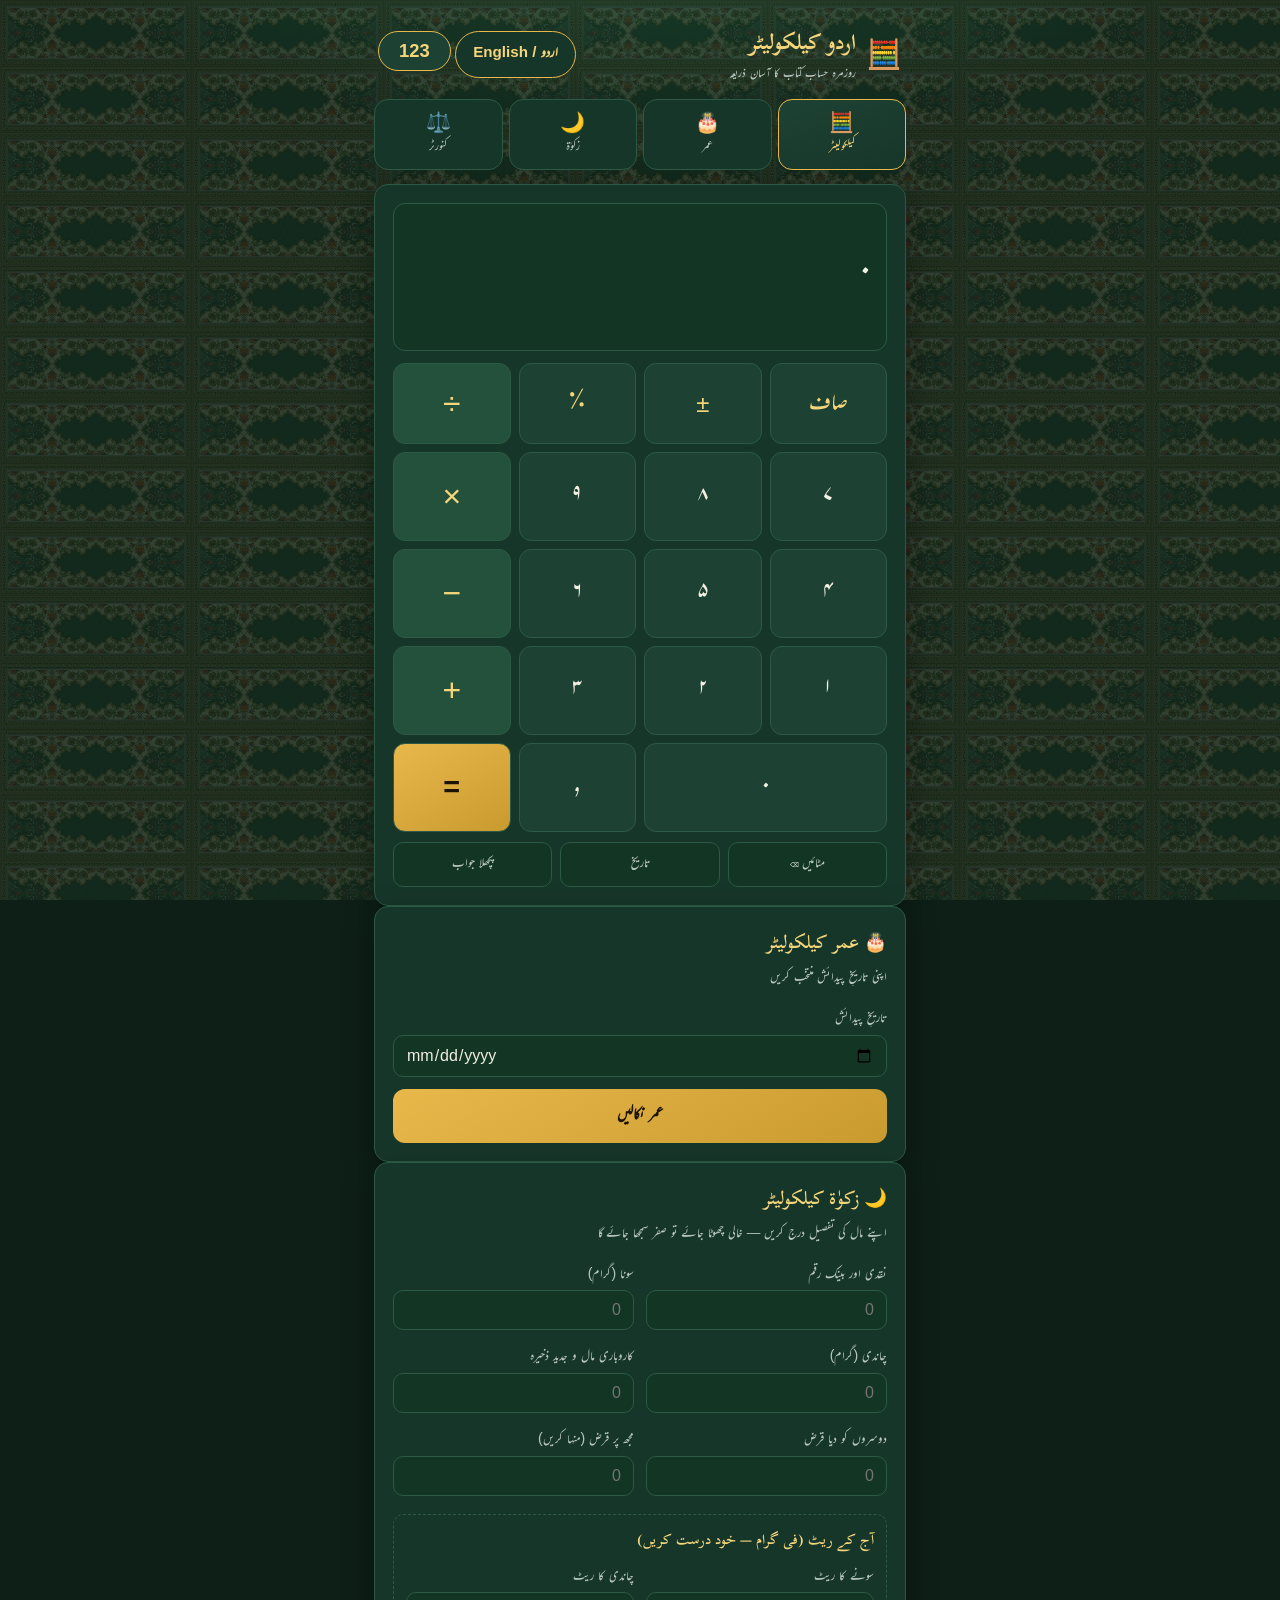
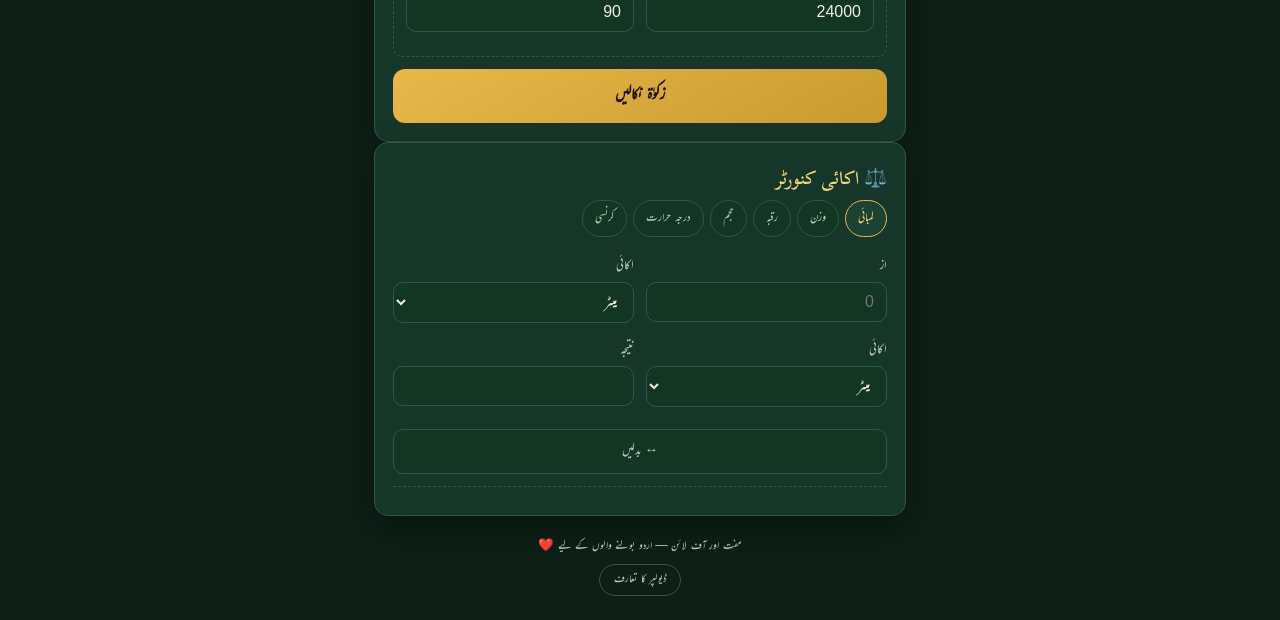
<file: index.html>
<!DOCTYPE html>
<html lang="ur" dir="rtl">
<head>
  <meta charset="UTF-8">
  <meta name="viewport" content="width=device-width, initial-scale=1.0">
  <meta name="theme-color" content="#123524">
  <meta name="description" content="روزمرہ حساب کتاب کا آسان ذریعہ: کیلکولیٹر، عمر، زکوٰۃ اور اکائی کنورٹر۔ مکمل آف لائن۔ Everyday math for Urdu speakers — fully offline.">
  <meta property="og:title" content="اردو کیلکولیٹر — Urdu Calculator">
  <meta property="og:description" content="Calculator, age, Zakat and unit converter for Urdu speakers — free and fully offline.">
  <meta property="og:type" content="website">
  <meta property="og:image" content="icons/icon-512.png">
  <link rel="icon" href="icons/favicon.ico">
  <link rel="apple-touch-icon" href="icons/icon-180.png">
  <link rel="manifest" href="manifest.json">
  <title>اردو کیلکولیٹر | Urdu Calculator</title>
  <link rel="stylesheet" href="css/style.css">
</head>
<body>
  <div class="app">

    <!-- ================= HEADER ================= -->
    <header class="app-header">
      <div class="brand">
        <span class="brand-icon">🧮</span>
        <div class="brand-text">
          <h1 class="brand-title" data-i18n="appTitle">اردو کیلکولیٹر</h1>
          <p class="brand-sub" data-i18n="appSub">روزمرہ حساب کتاب کا آسان ذریعہ</p>
        </div>
      </div>
      <div class="header-controls">
        <button id="btnLang" class="chip" type="button" aria-label="Switch language">اردو / English</button>
        <button id="btnDigits" class="chip" type="button" aria-label="Switch digits">
          <span id="digitLabel">۱۲۳</span>
        </button>
      </div>
    </header>

    <!-- ================= TABS ================= -->
    <nav class="tabs" role="tablist" aria-label="Tools">
      <button class="tab active" data-tab="calculator" role="tab" aria-selected="true" type="button">
        <span class="tab-icon">🧮</span>
        <span class="tab-label" data-i18n="tabCalc">کیلکولیٹر</span>
      </button>
      <button class="tab" data-tab="age" role="tab" aria-selected="false" type="button">
        <span class="tab-icon">🎂</span>
        <span class="tab-label" data-i18n="tabAge">عمر</span>
      </button>
      <button class="tab" data-tab="zakat" role="tab" aria-selected="false" type="button">
        <span class="tab-icon">🌙</span>
        <span class="tab-label" data-i18n="tabZakat">زکوٰۃ</span>
      </button>
      <button class="tab" data-tab="converter" role="tab" aria-selected="false" type="button">
        <span class="tab-icon">⚖️</span>
        <span class="tab-label" data-i18n="tabConv">کنورٹر</span>
      </button>
    </nav>

    <main class="content">

      <!-- ================= CALCULATOR VIEW ================= -->
      <section class="view active" id="view-calculator" role="tabpanel">

        <div class="card calc-card">
          <div class="calc-screen">
            <div class="calc-history" id="calcHistory"></div>
            <div class="calc-expr" id="calcExpr">۰</div>
            <div class="calc-result" id="calcResult">&nbsp;</div>
          </div>

          <div class="calc-keypad" id="calcKeypad">
            <button class="key fn" data-act="clear" type="button" data-i18n="keyAC">صاف</button>
            <button class="key fn" data-act="sign" type="button">±</button>
            <button class="key fn" data-act="percent" type="button" data-i18n="keyPct">٪</button>
            <button class="key op" data-op="÷" type="button">÷</button>

            <button class="key num" data-num="7" type="button" data-i18n="key7">۷</button>
            <button class="key num" data-num="8" type="button" data-i18n="key8">۸</button>
            <button class="key num" data-num="9" type="button" data-i18n="key9">۹</button>
            <button class="key op" data-op="×" type="button">×</button>

            <button class="key num" data-num="4" type="button" data-i18n="key4">۴</button>
            <button class="key num" data-num="5" type="button" data-i18n="key5">۵</button>
            <button class="key num" data-num="6" type="button" data-i18n="key6">۶</button>
            <button class="key op" data-op="−" type="button">−</button>

            <button class="key num" data-num="1" type="button" data-i18n="key1">۱</button>
            <button class="key num" data-num="2" type="button" data-i18n="key2">۲</button>
            <button class="key num" data-num="3" type="button" data-i18n="key3">۳</button>
            <button class="key op" data-op="+" type="button">+</button>

            <button class="key num zero" data-num="0" type="button" data-i18n="key0">۰</button>
            <button class="key num" data-act="dot" type="button">٫</button>
            <button class="key eq" data-act="equals" type="button" data-i18n="keyEq">=</button>
          </div>

          <div class="calc-tools">
            <button class="mini-btn" data-act="back" type="button" data-i18n="keyBack">مٹائیں ⌫</button>
            <button class="mini-btn" data-act="history" type="button" data-i18n="keyHist">تاریخ</button>
            <button class="mini-btn" data-act="ans" type="button" data-i18n="keyAns">پچھلا جواب</button>
          </div>

          <div class="history-panel hidden" id="historyPanel">
            <div class="history-head">
              <span data-i18n="historyTitle">تاریخِ حساب</span>
              <button class="mini-btn small" id="btnClearHist" type="button" data-i18n="clearHist">صاف کریں</button>
            </div>
            <ul class="history-list" id="historyList"></ul>
          </div>
        </div>
      </section>

      <!-- ================= AGE VIEW ================= -->
      <section class="view" id="view-age" role="tabpanel">
        <div class="card">
          <h2 class="card-title" data-i18n="ageTitle">🎂 عمر کیلکولیٹر</h2>
          <p class="card-hint" data-i18n="ageHint">اپنی تاریخِ پیدائش منتخب کریں</p>

          <label class="field">
            <span class="field-label" data-i18n="dob">تاریخِ پیدائش</span>
            <input type="date" id="dobInput">
          </label>

          <button class="primary-btn" id="btnCalcAge" type="button" data-i18n="ageBtn">عمر نکالیں</button>

          <div class="result-box hidden" id="ageResult">
            <div class="age-main" id="ageMain"></div>
            <div class="age-grid">
              <div class="age-cell"><span class="age-num" id="ageMonths"></span><span class="age-cap" data-i18n="ageTotalMonths">کل ماہ</span></div>
              <div class="age-cell"><span class="age-num" id="ageWeeks"></span><span class="age-cap" data-i18n="ageTotalWeeks">کل ہفتے</span></div>
              <div class="age-cell"><span class="age-num" id="ageDays"></span><span class="age-cap" data-i18n="ageTotalDays">کل دن</span></div>
            </div>
            <div class="age-bday" id="ageBday"></div>
          </div>

          <div class="error-box hidden" id="ageError"></div>
        </div>
      </section>

      <!-- ================= ZAKAT VIEW ================= -->
      <section class="view" id="view-zakat" role="tabpanel">
        <div class="card">
          <h2 class="card-title" data-i18n="zakatTitle">🌙 زکوٰۃ کیلکولیٹر</h2>
          <p class="card-hint" data-i18n="zakatHint">اپنے مال کی تفصیل درج کریں — خالی چھوٹا جائے تو صفر سمجھا جائے گا</p>

          <div class="field-grid">
            <label class="field">
              <span class="field-label" data-i18n="zkCash">نقدی اور بینک رقم</span>
              <input type="number" id="zkCash" min="0" step="any" placeholder="0">
            </label>
            <label class="field">
              <span class="field-label" data-i18n="zkGold">سونا (گرام)</span>
              <input type="number" id="zkGold" min="0" step="any" placeholder="0">
            </label>
            <label class="field">
              <span class="field-label" data-i18n="zkSilver">چاندی (گرام)</span>
              <input type="number" id="zkSilver" min="0" step="any" placeholder="0">
            </label>
            <label class="field">
              <span class="field-label" data-i18n="zkBiz">کاروباری مال و جدید ذخیرہ</span>
              <input type="number" id="zkBiz" min="0" step="any" placeholder="0">
            </label>
            <label class="field">
              <span class="field-label" data-i18n="zkLend">دوسروں کو دیا قرض</span>
              <input type="number" id="zkLend" min="0" step="any" placeholder="0">
            </label>
            <label class="field">
              <span class="field-label" data-i18n="zkDebt">مجھ پر قرض (منہا کریں)</span>
              <input type="number" id="zkDebt" min="0" step="any" placeholder="0">
            </label>
          </div>

          <div class="rates-box">
            <h3 class="rates-title" data-i18n="zkRates">آج کے ریٹ (فی گرام — خود درست کریں)</h3>
            <div class="field-grid two">
              <label class="field">
                <span class="field-label" data-i18n="zkGoldRate">سونے کا ریٹ</span>
                <input type="number" id="zkGoldRate" min="0" step="any">
              </label>
              <label class="field">
                <span class="field-label" data-i18n="zkSilverRate">چاندی کا ریٹ</span>
                <input type="number" id="zkSilverRate" min="0" step="any">
              </label>
            </div>
          </div>

          <button class="primary-btn" id="btnCalcZakat" type="button" data-i18n="zakatBtn">زکوٰۃ نکالیں</button>

          <div class="result-box hidden" id="zakatResult">
            <div class="zakat-verdict" id="zakatVerdict"></div>
            <div class="zakat-amount" id="zakatAmount"></div>
            <table class="zakat-table" id="zakatTable"></table>
            <p class="zakat-note" data-i18n="zakatNote">نوٹ: یہ تخمینہ ہے۔ زکوٰۃ کے احکام کے لیے اپنے عالم/مفتی سے رجوع کریں۔</p>
          </div>

          <div class="error-box hidden" id="zakatError"></div>
        </div>
      </section>

      <!-- ================= CONVERTER VIEW ================= -->
      <section class="view" id="view-converter" role="tabpanel">
        <div class="card">
          <h2 class="card-title" data-i18n="convTitle">⚖️ اکائی کنورٹر</h2>

          <div class="cat-row" id="convCats">
            <button class="cat active" data-cat="length" type="button" data-i18n="catLength">لمبائی</button>
            <button class="cat" data-cat="weight" type="button" data-i18n="catWeight">وزن</button>
            <button class="cat" data-cat="area" type="button" data-i18n="catArea">رقبہ</button>
            <button class="cat" data-cat="volume" type="button" data-i18n="catVolume">حجم</button>
            <button class="cat" data-cat="temp" type="button" data-i18n="catTemp">درجہ حرارت</button>
            <button class="cat" data-cat="currency" type="button" data-i18n="catCurrency">کرنسی</button>
          </div>

          <div class="conv-grid">
            <label class="field">
              <span class="field-label" data-i18n="convFrom">از</span>
              <input type="number" id="convFromVal" step="any" placeholder="0">
            </label>
            <label class="field">
              <span class="field-label" data-i18n="convFromUnit">اکائی</span>
              <select id="convFromUnit"></select>
            </label>
            <label class="field">
              <span class="field-label" data-i18n="convToUnit">اکائی</span>
              <select id="convToUnit"></select>
            </label>
            <label class="field">
              <span class="field-label" data-i18n="convTo">نتیجہ</span>
              <input type="text" id="convToVal" readonly>
            </label>
          </div>

          <div class="rates-box hidden" id="convRateRow">
            <label class="field">
              <span class="field-label" id="convRateLabel"></span>
              <input type="number" id="convRate" min="0" step="any" placeholder="1">
            </label>
          </div>

          <button class="mini-btn swap" id="btnSwap" type="button" data-i18n="convSwap">↔ بدلیں</button>

          <div class="conv-facts" id="convFacts"></div>
          <div class="error-box hidden" id="convError"></div>
        </div>
      </section>

    </main>

    <footer class="app-footer">
      <span data-i18n="footer">مفت اور آف لائن — اردو بولنے والوں کے لیے ❤️</span>
      <button class="footer-credit" id="btnAbout" type="button" data-i18n="aboutBtn">ڈیولپر کا تعارف</button>
    </footer>
  </div>

  <!-- ================= ABOUT MODAL ================= -->
  <div class="modal-backdrop hidden" id="aboutModal" role="dialog" aria-modal="true" aria-labelledby="aboutTitleEl">
    <div class="modal">
      <h2 class="card-title" id="aboutTitleEl" data-i18n="aboutTitle">ڈیولپر کا تعارف</h2>
      <p class="about-project" data-i18n="aboutProject">وڑاق انٹرپرائزز، گلگت کا ایک منصوبہ</p>
      <div class="about-dev">
        <img class="about-avatar" src="icons/portrait.png" alt="Syed Saif Ullah Jailani">
        <div class="about-dev-info">
          <span class="about-dev-label" data-i18n="aboutDevelopedBy">ڈیولپر</span>
          <span class="about-dev-name" data-i18n="devName">سید سیف اللہ جیلانی - گلگت</span>
        </div>
      </div>
      <p class="about-version"><span data-i18n="aboutVersion">ورژن</span> ۱.۰.۰ · <span data-i18n="fontCredit">فونٹ: میہر نستعلیق ویب</span></p>
      <h3 class="about-findme" data-i18n="aboutFindMe">رابطہ اور پروفائلز</h3>
      <div class="about-links">
        <a class="social-tile" href="https://www.linkedin.com/in/xl8saif" target="_blank" rel="noopener">
          <img src="icons/linkedin.svg" alt="LinkedIn"><span data-i18n="lnLinkedIn">لنکڈان</span>
        </a>
        <a class="social-tile" href="https://github.com/xl8saif" target="_blank" rel="noopener">
          <img src="icons/github.svg" alt="GitHub"><span data-i18n="lnGitHub">گٹ ہب</span>
        </a>
        <a class="social-tile" href="https://www.proz.com/profile/3150554" target="_blank" rel="noopener">
          <img src="icons/s-proz.png" alt="ProZ"><span data-i18n="lnProz">پرو زیڈ</span>
        </a>
        <a class="social-tile" href="https://www.upwork.com/freelancers/011ed3711aa3cf98f4" target="_blank" rel="noopener">
          <img src="icons/upwork.svg" alt="Upwork"><span data-i18n="lnUpwork">اپ ورک</span>
        </a>
        <a class="social-tile" href="https://www.facebook.com/khalid.tasmim" target="_blank" rel="noopener">
          <img src="icons/facebook.svg" alt="Facebook"><span data-i18n="lnFacebook">فیس بک</span>
        </a>
        <a class="social-tile" href="https://xl8saif.github.io" target="_blank" rel="noopener">
          <img src="icons/s-website.png" alt="Website"><span data-i18n="lnWebsite">ویب سائٹ</span>
        </a>
        <a class="social-tile" href="https://wa.me/923100989830" target="_blank" rel="noopener">
          <img src="icons/whatsapp.svg" alt="WhatsApp"><span data-i18n="lnWhatsapp">واٹس ایپ</span>
        </a>
        <a class="social-tile" href="mailto:xl8.saif@gmail.com">
          <img src="icons/gmail.svg" alt="Email"><span data-i18n="lnEmail">ای میل</span>
        </a>
      </div>
      <button class="primary-btn" id="btnCloseAbout" type="button" data-i18n="aboutClose">بند کریں</button>
    </div>
  </div>

  <script>
    if ("serviceWorker" in navigator) {
      window.addEventListener("load", function () {
        navigator.serviceWorker.register("sw.js").catch(function () {
          /* offline caching unavailable (e.g. file://) — app still works */
        });
      });
    }
  </script>
  <script src="js/i18n.js"></script>
  <script src="js/calculator.js"></script>
  <script src="js/age.js"></script>
  <script src="js/zakat.js"></script>
  <script src="js/converter.js"></script>
  <script src="js/app.js"></script>
</body>
</html>
</file>
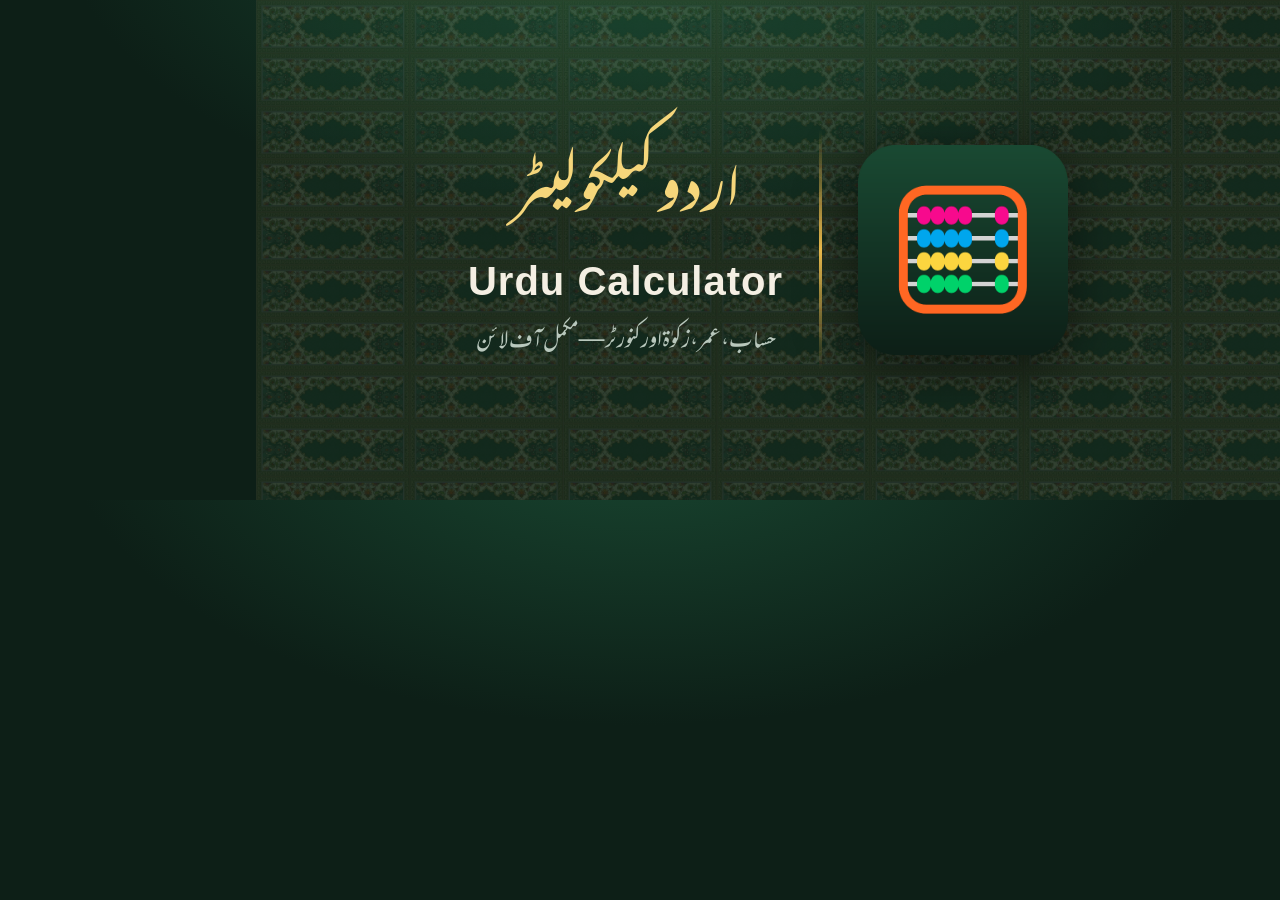
<file: feature-graphic.html>
<!DOCTYPE html>
<html lang="ur" dir="rtl">
<head>
<meta charset="UTF-8">
<style>
  @font-face {
    font-family: "Mehr";
    src: url("../fonts/mehr.woff") format("woff"), url("../fonts/mehr.ttf") format("truetype");
  }
  * { margin: 0; padding: 0; box-sizing: border-box; }
  body {
    width: 1024px; height: 500px; overflow: hidden;
    background: radial-gradient(900px 500px at 50% -20%, #1a4a33 0%, #0d1f17 65%);
    display: flex; align-items: center; justify-content: center; gap: 36px;
    font-family: "Mehr", Tahoma, sans-serif;
    position: relative;
  }
  body::before {
    content: ""; position: absolute; inset: 0;
    background: url("../icons/bg-ornament.jpg") top left / 15% auto repeat;
    opacity: 0.15;
  }
  .icon { width: 210px; height: 210px; position: relative; filter: drop-shadow(0 12px 28px rgba(0,0,0,.5)); }
  .text { position: relative; text-align: center; }
  .ur { font-size: 74px; color: #f5d67b; line-height: 1.6; }
  .en { font-family: "Segoe UI", sans-serif; font-size: 40px; color: #f4efe3; font-weight: 600; letter-spacing: 1px; margin-top: 6px; }
  .tag { font-family: "Mehr", Tahoma, sans-serif; font-size: 26px; color: #b9c8bd; margin-top: 14px; }
  .divider { width: 3px; height: 240px; background: linear-gradient(#e8b84b00, #e8b84b, #e8b84b00); position: relative; }
</style>
</head>
<body>
  <img class="icon" src="../icons/icon-512.png" alt="">
  <div class="divider"></div>
  <div class="text">
    <div class="ur">اردو کیلکولیٹر</div>
    <div class="en">Urdu Calculator</div>
    <div class="tag">حساب، عمر، زکوٰۃ اور کنورٹر — مکمل آف لائن</div>
  </div>
</body>
</html>
</file>
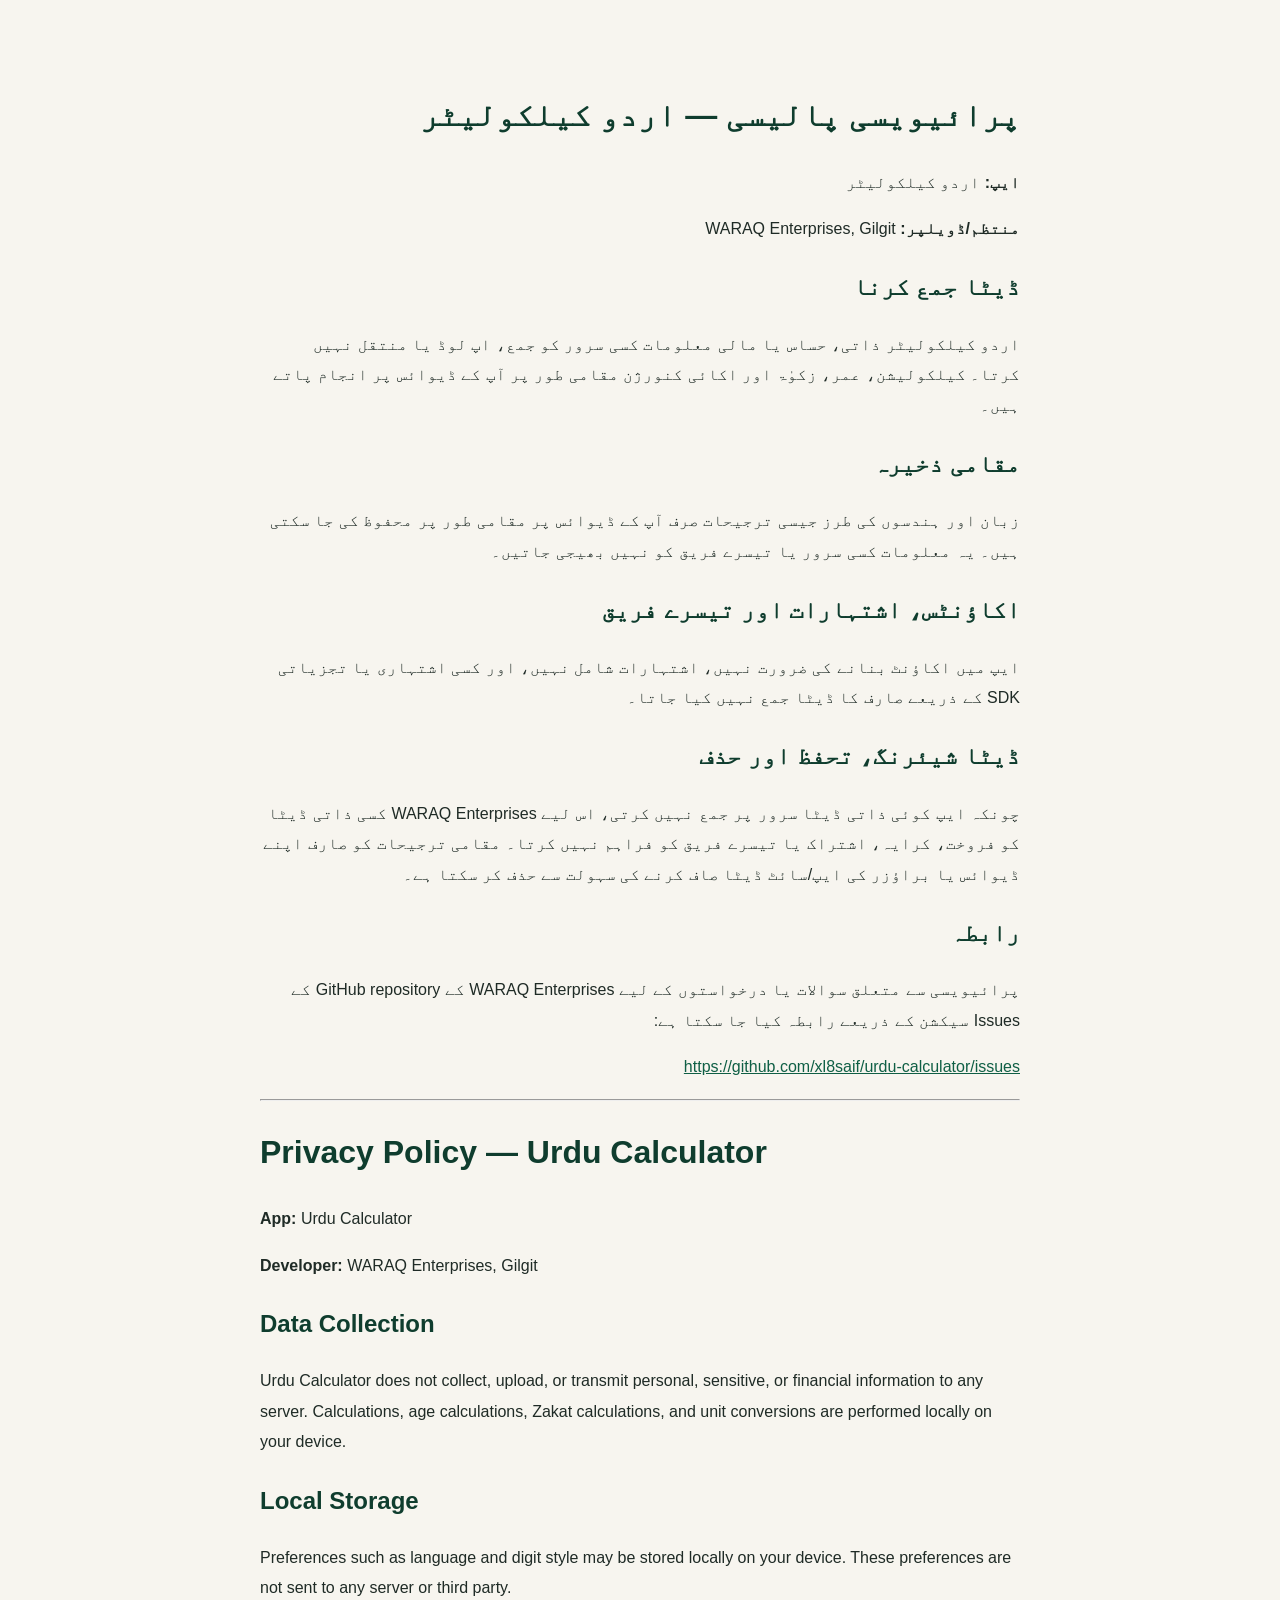
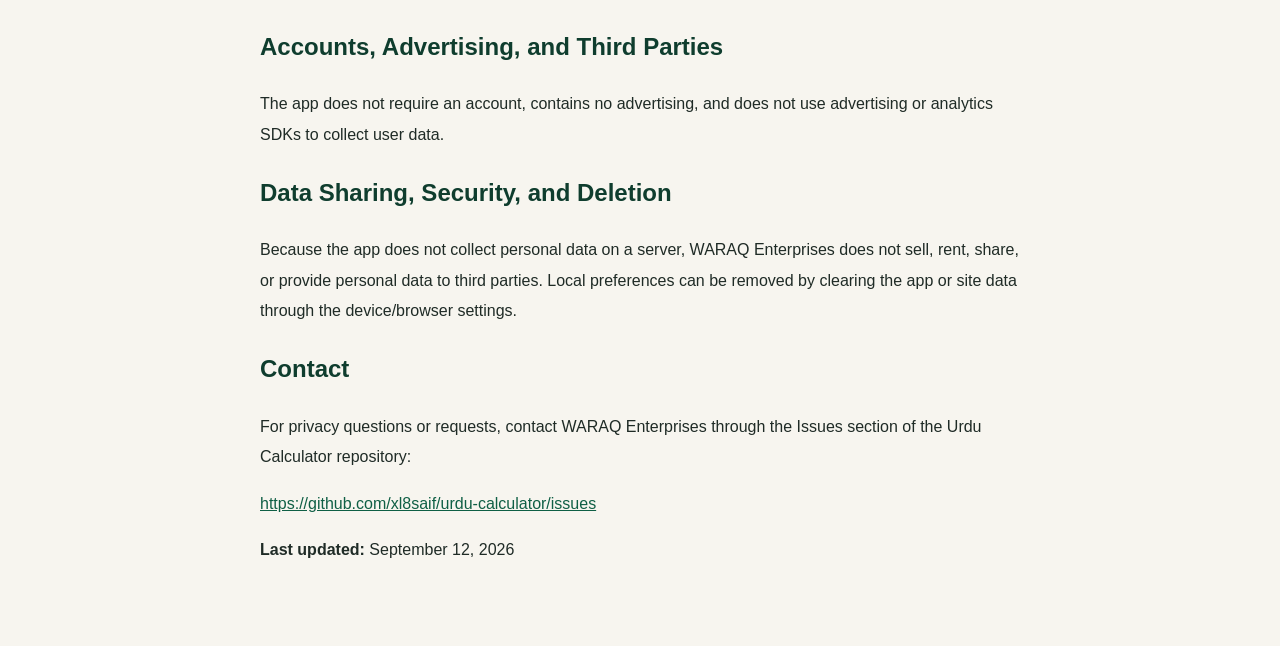
<file: privacy.html>
<!DOCTYPE html>
<html lang="ur" dir="rtl">
<head>
  <meta charset="UTF-8">
  <meta name="viewport" content="width=device-width, initial-scale=1">
  <meta name="description" content="Privacy Policy for Urdu Calculator by WARAQ Enterprises, Gilgit.">
  <title>پرائیویسی پالیسی — اردو کیلکولیٹر | Privacy Policy — Urdu Calculator</title>
  <style>
    body { font-family: "Segoe UI", Tahoma, sans-serif; max-width: 760px; margin: 40px auto; padding: 24px; line-height: 1.9; color: #1f2b26; background: #f7f5ef; }
    h1, h2 { color: #0f3d2e; }
    .en { direction: ltr; text-align: left; }
    a { color: #0f5f45; }
  </style>
</head>
<body>
  <h1>پرائیویسی پالیسی — اردو کیلکولیٹر</h1>
  <p><strong>ایپ:</strong> اردو کیلکولیٹر</p>
  <p><strong>منتظم/ڈویلپر:</strong> WARAQ Enterprises, Gilgit</p>

  <h2>ڈیٹا جمع کرنا</h2>
  <p>اردو کیلکولیٹر ذاتی، حساس یا مالی معلومات کسی سرور کو جمع، اپ لوڈ یا منتقل نہیں کرتا۔ کیلکولیشن، عمر، زکوٰۃ اور اکائی کنورژن مقامی طور پر آپ کے ڈیوائس پر انجام پاتے ہیں۔</p>

  <h2>مقامی ذخیرہ</h2>
  <p>زبان اور ہندسوں کی طرز جیسی ترجیحات صرف آپ کے ڈیوائس پر مقامی طور پر محفوظ کی جا سکتی ہیں۔ یہ معلومات کسی سرور یا تیسرے فریق کو نہیں بھیجی جاتیں۔</p>

  <h2>اکاؤنٹس، اشتہارات اور تیسرے فریق</h2>
  <p>ایپ میں اکاؤنٹ بنانے کی ضرورت نہیں، اشتہارات شامل نہیں، اور کسی اشتہاری یا تجزیاتی SDK کے ذریعے صارف کا ڈیٹا جمع نہیں کیا جاتا۔</p>

  <h2>ڈیٹا شیئرنگ، تحفظ اور حذف</h2>
  <p>چونکہ ایپ کوئی ذاتی ڈیٹا سرور پر جمع نہیں کرتی، اس لیے WARAQ Enterprises کسی ذاتی ڈیٹا کو فروخت، کرایہ، اشتراک یا تیسرے فریق کو فراہم نہیں کرتا۔ مقامی ترجیحات کو صارف اپنے ڈیوائس یا براؤزر کی ایپ/سائٹ ڈیٹا صاف کرنے کی سہولت سے حذف کر سکتا ہے۔</p>

  <h2>رابطہ</h2>
  <p>پرائیویسی سے متعلق سوالات یا درخواستوں کے لیے WARAQ Enterprises کے GitHub repository کے Issues سیکشن کے ذریعے رابطہ کیا جا سکتا ہے:</p>
  <p><a href="https://github.com/xl8saif/urdu-calculator/issues">https://github.com/xl8saif/urdu-calculator/issues</a></p>

  <hr>

  <div class="en">
    <h1>Privacy Policy — Urdu Calculator</h1>
    <p><strong>App:</strong> Urdu Calculator</p>
    <p><strong>Developer:</strong> WARAQ Enterprises, Gilgit</p>

    <h2>Data Collection</h2>
    <p>Urdu Calculator does not collect, upload, or transmit personal, sensitive, or financial information to any server. Calculations, age calculations, Zakat calculations, and unit conversions are performed locally on your device.</p>

    <h2>Local Storage</h2>
    <p>Preferences such as language and digit style may be stored locally on your device. These preferences are not sent to any server or third party.</p>

    <h2>Accounts, Advertising, and Third Parties</h2>
    <p>The app does not require an account, contains no advertising, and does not use advertising or analytics SDKs to collect user data.</p>

    <h2>Data Sharing, Security, and Deletion</h2>
    <p>Because the app does not collect personal data on a server, WARAQ Enterprises does not sell, rent, share, or provide personal data to third parties. Local preferences can be removed by clearing the app or site data through the device/browser settings.</p>

    <h2>Contact</h2>
    <p>For privacy questions or requests, contact WARAQ Enterprises through the Issues section of the Urdu Calculator repository:</p>
    <p><a href="https://github.com/xl8saif/urdu-calculator/issues">https://github.com/xl8saif/urdu-calculator/issues</a></p>

    <p><strong>Last updated:</strong> September 12, 2026</p>
  </div>
</body>
</html>
</file>
<file: css/style.css>
/* Urdu Calculator — main stylesheet entry */
@import url("./base.css");
@import url("./style-overrides.css");
</file>
